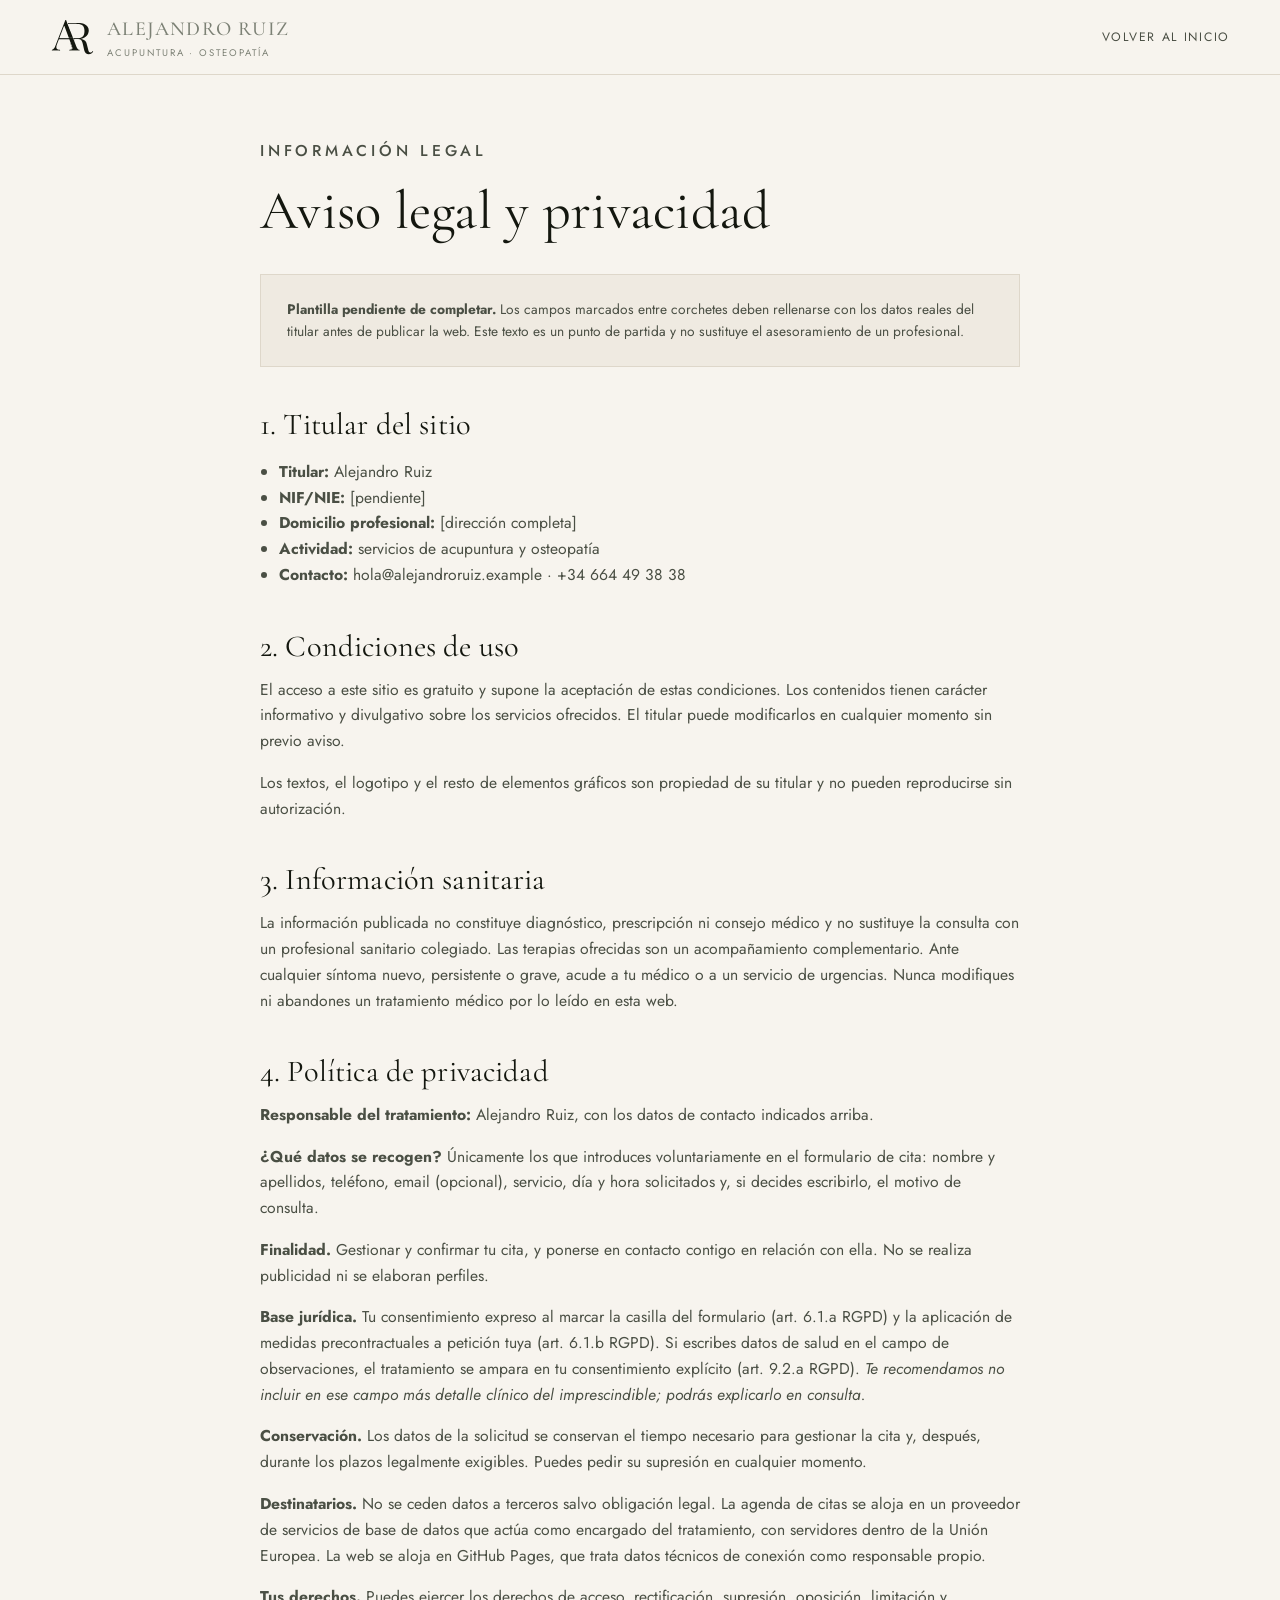
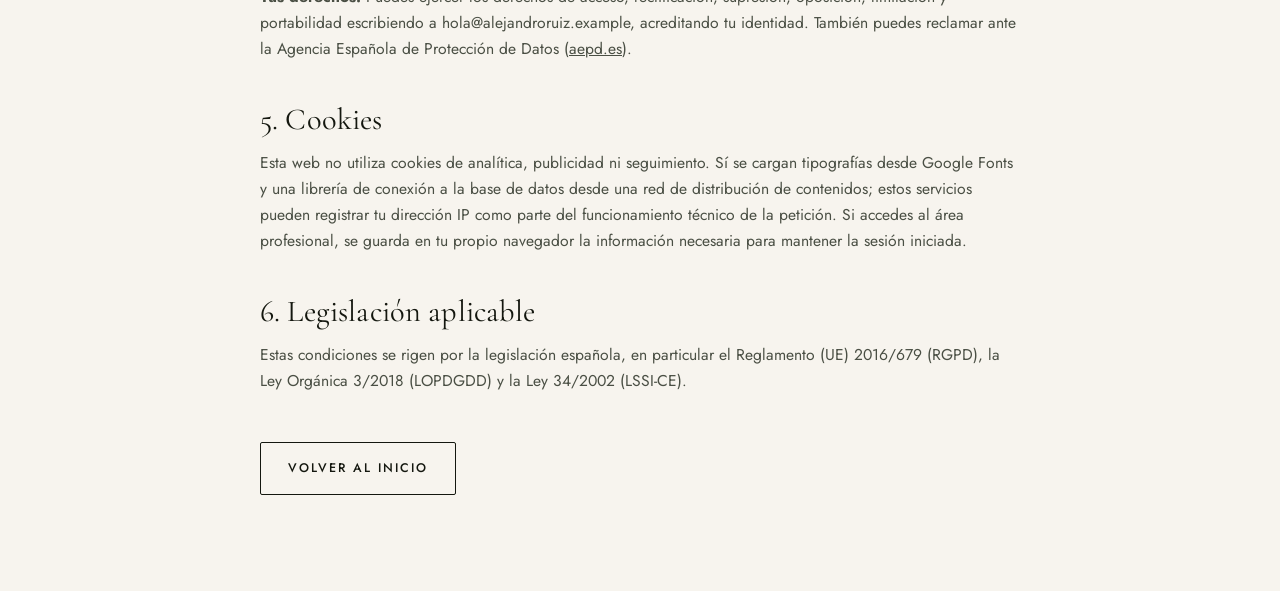
<file: legal.html>
<!doctype html>
<html lang="es">
<head>
<meta charset="utf-8">
<meta name="viewport" content="width=device-width, initial-scale=1">
<title>Aviso legal y privacidad · Alejandro Ruiz</title>
<meta name="robots" content="noindex">
<link rel="icon" href="assets/monograma-blanco.svg">
<link rel="preconnect" href="https://fonts.googleapis.com">
<link rel="preconnect" href="https://fonts.gstatic.com" crossorigin>
<link href="https://fonts.googleapis.com/css2?family=Cormorant+Garamond:wght@300;400;500&family=Jost:wght@300;400;500&display=swap" rel="stylesheet">
<link rel="stylesheet" href="css/styles.css">
</head>
<body>

<header class="hdr is-stuck">
  <div class="wrap hdr__in">
    <a class="brand" href="index.html">
      <img src="assets/monograma-crema.svg" alt="">
      <span><b>Alejandro Ruiz</b><span>Acupuntura · Osteopatía</span></span>
    </a>
    <nav class="nav nav--plain"><a href="index.html">Volver al inicio</a></nav>
  </div>
</header>

<main class="doc">
  <div class="wrap">
    <p class="eyebrow">Información legal</p>
    <h1 style="font-size:clamp(2.2rem,5vw,3.4rem)">Aviso legal y privacidad</h1>

    <div class="disclaimer" style="margin:2rem 0">
      <strong>Plantilla pendiente de completar.</strong> Los campos marcados entre corchetes
      deben rellenarse con los datos reales del titular antes de publicar la web.
      Este texto es un punto de partida y no sustituye el asesoramiento de un profesional.
    </div>

    <h2>1. Titular del sitio</h2>
    <ul>
      <li><strong>Titular:</strong> Alejandro Ruiz</li>
      <li><strong>NIF/NIE:</strong> [pendiente]</li>
      <li><strong>Domicilio profesional:</strong> [dirección completa]</li>
      <li><strong>Actividad:</strong> servicios de acupuntura y osteopatía</li>
      <li><strong>Contacto:</strong> <span data-site="email"></span> · <span data-site="telefono"></span></li>
    </ul>

    <h2>2. Condiciones de uso</h2>
    <p>
      El acceso a este sitio es gratuito y supone la aceptación de estas condiciones.
      Los contenidos tienen carácter informativo y divulgativo sobre los servicios ofrecidos.
      El titular puede modificarlos en cualquier momento sin previo aviso.
    </p>
    <p>
      Los textos, el logotipo y el resto de elementos gráficos son propiedad de su titular
      y no pueden reproducirse sin autorización.
    </p>

    <h2>3. Información sanitaria</h2>
    <p>
      La información publicada no constituye diagnóstico, prescripción ni consejo médico y
      no sustituye la consulta con un profesional sanitario colegiado. Las terapias ofrecidas
      son un acompañamiento complementario. Ante cualquier síntoma nuevo, persistente o grave,
      acude a tu médico o a un servicio de urgencias. Nunca modifiques ni abandones un
      tratamiento médico por lo leído en esta web.
    </p>

    <h2 id="privacidad">4. Política de privacidad</h2>
    <p><strong>Responsable del tratamiento:</strong> Alejandro Ruiz, con los datos de contacto indicados arriba.</p>

    <p><strong>¿Qué datos se recogen?</strong> Únicamente los que introduces voluntariamente
    en el formulario de cita: nombre y apellidos, teléfono, email (opcional), servicio,
    día y hora solicitados y, si decides escribirlo, el motivo de consulta.</p>

    <p><strong>Finalidad.</strong> Gestionar y confirmar tu cita, y ponerse en contacto contigo
    en relación con ella. No se realiza publicidad ni se elaboran perfiles.</p>

    <p><strong>Base jurídica.</strong> Tu consentimiento expreso al marcar la casilla del formulario
    (art. 6.1.a RGPD) y la aplicación de medidas precontractuales a petición tuya (art. 6.1.b RGPD).
    Si escribes datos de salud en el campo de observaciones, el tratamiento se ampara en tu
    consentimiento explícito (art. 9.2.a RGPD). <em>Te recomendamos no incluir en ese campo más
    detalle clínico del imprescindible; podrás explicarlo en consulta.</em></p>

    <p><strong>Conservación.</strong> Los datos de la solicitud se conservan el tiempo necesario
    para gestionar la cita y, después, durante los plazos legalmente exigibles. Puedes pedir
    su supresión en cualquier momento.</p>

    <p><strong>Destinatarios.</strong> No se ceden datos a terceros salvo obligación legal.
    La agenda de citas se aloja en un proveedor de servicios de base de datos que actúa como
    encargado del tratamiento, con servidores dentro de la Unión Europea. La web se aloja en
    GitHub Pages, que trata datos técnicos de conexión como responsable propio.</p>

    <p><strong>Tus derechos.</strong> Puedes ejercer los derechos de acceso, rectificación,
    supresión, oposición, limitación y portabilidad escribiendo a
    <span data-site="email"></span>, acreditando tu identidad. También puedes reclamar ante la
    Agencia Española de Protección de Datos (<a href="https://www.aepd.es" target="_blank" rel="noopener">aepd.es</a>).</p>

    <h2>5. Cookies</h2>
    <p>
      Esta web no utiliza cookies de analítica, publicidad ni seguimiento. Sí se cargan
      tipografías desde Google Fonts y una librería de conexión a la base de datos desde una
      red de distribución de contenidos; estos servicios pueden registrar tu dirección IP como
      parte del funcionamiento técnico de la petición.
      Si accedes al área profesional, se guarda en tu propio navegador la información necesaria
      para mantener la sesión iniciada.
    </p>

    <h2>6. Legislación aplicable</h2>
    <p>
      Estas condiciones se rigen por la legislación española, en particular el Reglamento (UE)
      2016/679 (RGPD), la Ley Orgánica 3/2018 (LOPDGDD) y la Ley 34/2002 (LSSI-CE).
    </p>

    <p style="margin-top:3rem"><a class="btn btn--ghost" href="index.html">Volver al inicio</a></p>
  </div>
</main>

<script src="js/config.js"></script>
<script>
  const S = window.SITE;
  document.querySelectorAll('[data-site]').forEach(el => {
    if (el.dataset.site === 'email')    el.textContent = S.email;
    if (el.dataset.site === 'telefono') el.textContent = S.telefono;
  });
</script>
</body>
</html>
</file>
<file: css/styles.css>
/* ===========================================================
   Alejandro Ruiz — Acupuntura y Osteopatía
   Paleta: hueso / tinta / salvia / arcilla
   =========================================================== */

:root{
  --bone:      #F7F4EE;
  --bone-2:    #EFEAE1;
  --paper:     #FFFFFF;
  --ink:       #14170F;
  --ink-soft:  #4A4F44;
  --ink-mute:  #7C8175;
  --line:      #DED7CA;
  --sage:      #5C7060;
  --sage-deep: #3B4A3E;
  --clay:      #B26A4B;
  --radius:    2px;
  --maxw:      1180px;
  --ease:      cubic-bezier(.22,.61,.36,1);
  --hdr-h:     74px;
  --gutter:    1.3rem;
  --tap:       48px;      /* altura mínima táctil */
}

*,*::before,*::after{ box-sizing:border-box; }
html{
  scroll-behavior:smooth;
  scroll-padding-top:calc(var(--hdr-h) + 10px);
  -webkit-text-size-adjust:100%;   /* iOS no reescala al girar */
}
body{
  margin:0;
  background:var(--bone);
  color:var(--ink);
  font-family:"Jost","Helvetica Neue",Arial,sans-serif;
  font-size:16.5px;
  line-height:1.65;
  -webkit-font-smoothing:antialiased;
  overflow-x:hidden;               /* ningún desbordamiento lateral */
  -webkit-tap-highlight-color:rgba(92,112,96,.18);
}
body.no-scroll{ overflow:hidden; }
/* Áreas seguras del iPhone (notch / barra inferior) */
@supports (padding:max(0px)){
  .wrap{ padding-left:max(0px, env(safe-area-inset-left)); padding-right:max(0px, env(safe-area-inset-right)); }
}
img,svg{ max-width:100%; display:block; }
a{ color:inherit; }
[hidden]{ display:none !important; }   /* gana a .btn{display:inline-flex} */

h1,h2,h3,.serif{
  font-family:"Cormorant Garamond",Georgia,"Times New Roman",serif;
  font-weight:400;
  letter-spacing:.005em;
  line-height:1.12;
  margin:0;
  overflow-wrap:break-word;   /* ninguna palabra larga rompe el ancho */
}
h1{ font-size:clamp(2.6rem,6.2vw,4.6rem); }
h2{ font-size:clamp(2rem,4vw,3rem); }
h3{ font-size:1.35rem; }
p{ margin:0 0 1em; }

.wrap{ width:min(100% - (var(--gutter) * 2), var(--maxw)); margin-inline:auto; }
.eyebrow{
  font-size:.72rem; letter-spacing:.24em; text-transform:uppercase;
  color:var(--sage); margin:0 0 1.1rem; font-weight:500;
}
.lead{ font-size:1.08rem; color:var(--ink-soft); max-width:56ch; }
.muted{ color:var(--ink-mute); }
section{ padding:clamp(4.5rem,9vw,7.5rem) 0; }
.section-head{ max-width:62ch; margin-bottom:3rem; }
h1 + .lead, h2 + .lead{ margin-top:1.1rem; }
.rule{ height:1px; background:var(--line); border:0; margin:0; }

/* ---------- Botones ---------- */
.btn{
  display:inline-flex; align-items:center; justify-content:center; gap:.55rem;
  padding:.95rem 1.7rem; border:1px solid var(--ink); border-radius:var(--radius);
  background:var(--ink); color:var(--bone);
  font-size:.78rem; letter-spacing:.16em; text-transform:uppercase; font-weight:500;
  text-decoration:none; cursor:pointer;
  transition:background .3s var(--ease), color .3s var(--ease), transform .3s var(--ease);
}
.btn:hover{ background:var(--sage-deep); border-color:var(--sage-deep); transform:translateY(-2px); }
.btn--ghost{ background:transparent; color:var(--ink); }
.btn--ghost:hover{ background:var(--ink); color:var(--bone); }
.btn--wa{ background:var(--sage); border-color:var(--sage); color:#fff; }
.btn--wa:hover{ background:var(--sage-deep); border-color:var(--sage-deep); }
.btn[disabled]{ opacity:.5; pointer-events:none; }

/* ---------- Header ---------- */
.hdr{
  position:fixed; inset:0 0 auto 0; z-index:60;
  background:rgba(247,244,238,.86); backdrop-filter:blur(12px);
  border-bottom:1px solid transparent;
  transition:border-color .3s var(--ease), background .3s var(--ease);
}
.hdr.is-stuck{ border-bottom-color:var(--line); }
.hdr__in{ display:flex; align-items:center; justify-content:space-between; gap:1.5rem; height:var(--hdr-h); }
.brand{ display:flex; align-items:center; gap:.75rem; text-decoration:none; }
.brand img{ height:38px; width:auto; }
.brand b{ font-family:"Cormorant Garamond",serif; font-size:1.25rem; font-weight:500; letter-spacing:.06em; }
.brand span{ display:block; font-size:.6rem; letter-spacing:.2em; text-transform:uppercase; color:var(--ink-mute); }
.nav{ display:flex; align-items:center; gap:2rem; }
.nav a{
  font-size:.76rem; letter-spacing:.14em; text-transform:uppercase;
  text-decoration:none; color:var(--ink-soft); position:relative; padding:.25rem 0;
}
.nav a::after{
  content:""; position:absolute; left:0; bottom:0; height:1px; width:0;
  background:var(--sage); transition:width .3s var(--ease);
}
.nav a:hover::after{ width:100%; }
.nav .btn{ padding:.7rem 1.3rem; }
.nav .btn::after{ display:none; }
.burger{ display:none; background:none; border:0; padding:.5rem; cursor:pointer; }
.burger span{ display:block; width:24px; height:1.5px; background:var(--ink); margin:5px 0; transition:.3s var(--ease); }
.burger.is-open span:nth-child(1){ transform:translateY(6.5px) rotate(45deg); }
.burger.is-open span:nth-child(2){ opacity:0; }
.burger.is-open span:nth-child(3){ transform:translateY(-6.5px) rotate(-45deg); }

/* ---------- Hero ---------- */
.hero{ padding:calc(var(--hdr-h) + 4rem) 0 0; position:relative; overflow:hidden; }
.hero__grid{ display:grid; grid-template-columns:1.05fr .95fr; gap:clamp(2rem,5vw,5rem); align-items:center; }
.hero h1 em{ font-style:italic; color:var(--sage-deep); }
.hero .lead{ margin-top:1.6rem; }
.hero__cta{ display:flex; flex-wrap:wrap; gap:.9rem; margin-top:2.4rem; }
.hero__meta{
  display:flex; flex-wrap:wrap; gap:2rem; margin-top:3.2rem;
  padding-top:1.8rem; border-top:1px solid var(--line);
}
.hero__meta div strong{ display:block; font-family:"Cormorant Garamond",serif; font-size:2rem; line-height:1; }
.hero__meta div span{ font-size:.72rem; letter-spacing:.16em; text-transform:uppercase; color:var(--ink-mute); }
.hero__art{ position:relative; }
.hero__art .frame{
  aspect-ratio:4/5; background:var(--paper); border:1px solid var(--line);
  display:grid; place-items:center; padding:12%;
  box-shadow:0 40px 80px -50px rgba(20,23,15,.45);
}
.hero__art .frame img{ width:100%; }
.hero__art .tag{
  position:absolute; left:-1.5rem; bottom:2.5rem; background:var(--sage-deep); color:var(--bone);
  padding:1rem 1.4rem; max-width:230px;
  font-size:.8rem; line-height:1.45;
}
.hero__art .tag b{ font-family:"Cormorant Garamond",serif; font-size:1.15rem; display:block; }

/* ---------- Marquee de motivos ---------- */
.marquee{ border-block:1px solid var(--line); background:var(--bone-2); overflow:hidden; padding:1.1rem 0; }
.marquee__track{ display:flex; gap:3rem; width:max-content; animation:slide 42s linear infinite; }
.marquee span{
  font-size:.78rem; letter-spacing:.18em; text-transform:uppercase; color:var(--ink-soft);
  white-space:nowrap; display:flex; align-items:center; gap:3rem;
}
.marquee span::after{ content:"◆"; color:var(--clay); font-size:.5rem; }
@keyframes slide{ to{ transform:translateX(-50%); } }
@media (prefers-reduced-motion:reduce){ .marquee__track{ animation:none; } }

/* ---------- Servicios ---------- */
.grid-serv{ display:grid; grid-template-columns:repeat(auto-fill,minmax(320px,1fr)); gap:1px; background:var(--line); border:1px solid var(--line); }
.card{
  background:var(--bone); padding:2.4rem 2rem; display:flex; flex-direction:column; gap:.9rem;
  transition:background .35s var(--ease);
}
.card:hover{ background:var(--paper); }
.card__top{ display:flex; align-items:baseline; justify-content:space-between; gap:1rem; }
.card__price{ font-family:"Cormorant Garamond",serif; font-size:1.5rem; color:var(--sage-deep); white-space:nowrap; }
.card__dur{ font-size:.7rem; letter-spacing:.18em; text-transform:uppercase; color:var(--ink-mute); }
.card p{ color:var(--ink-soft); font-size:.95rem; margin:0; }
.card ul{ margin:.2rem 0 0; padding:0; list-style:none; display:grid; gap:.45rem; }
.card li{ font-size:.88rem; color:var(--ink-mute); padding-left:1.1rem; position:relative; }
.card li::before{ content:""; position:absolute; left:0; top:.62em; width:5px; height:5px; background:var(--clay); border-radius:50%; }
.card__link{
  margin-top:auto; padding-top:1rem; font-size:.72rem; letter-spacing:.16em;
  text-transform:uppercase; color:var(--sage-deep); text-decoration:none;
}
.card__link:hover{ color:var(--clay); }

/* ---------- Método ---------- */
.metodo{ background:var(--sage-deep); color:var(--bone); }
.metodo .eyebrow{ color:#B9C7B4; }
.metodo .lead{ color:#D7DED2; }
.steps{ display:grid; grid-template-columns:repeat(auto-fit,minmax(230px,1fr)); gap:2.5rem; margin-top:3.5rem; }
.step{ border-top:1px solid rgba(247,244,238,.28); padding-top:1.3rem; }
.step b{ display:block; font-family:"Cormorant Garamond",serif; font-size:2.4rem; line-height:1; color:#96A98F; }
.step h3{ margin:.7rem 0 .5rem; }
.step p{ color:#CBD3C6; font-size:.93rem; margin:0; }

/* ---------- Sobre mí ---------- */
.about__grid{ display:grid; grid-template-columns:.85fr 1.15fr; gap:clamp(2rem,6vw,5rem); align-items:center; }
.about__card{ background:var(--paper); border:1px solid var(--line); padding:3rem 2.4rem; text-align:center; }
.about__card img{ width:150px; margin:0 auto 1.6rem; }
.about__card .name{ font-family:"Cormorant Garamond",serif; font-size:1.7rem; }
.about__card .role{ font-size:.72rem; letter-spacing:.18em; text-transform:uppercase; color:var(--ink-mute); margin-top:.3rem; }
.creds{ list-style:none; padding:0; margin:2rem 0 0; display:grid; gap:.9rem; }
.creds li{ display:flex; gap:.9rem; align-items:flex-start; font-size:.95rem; color:var(--ink-soft); }
.creds li::before{ content:"—"; color:var(--clay); }

/* ---------- Testimonios ---------- */
.quotes{ display:grid; grid-template-columns:repeat(auto-fit,minmax(280px,1fr)); gap:2rem; }
.quote{ background:var(--paper); border:1px solid var(--line); padding:2.2rem 2rem; }
.quote p{ font-family:"Cormorant Garamond",serif; font-size:1.25rem; line-height:1.45; font-style:italic; }
.quote cite{ font-size:.72rem; letter-spacing:.16em; text-transform:uppercase; color:var(--ink-mute); font-style:normal; }

/* ---------- Reserva ---------- */
.reserva{ background:var(--bone-2); }
.reserva__grid{ display:grid; grid-template-columns:1fr 1.25fr; gap:clamp(2rem,5vw,4.5rem); align-items:start; }
.info-list{ list-style:none; padding:0; margin:2rem 0 0; display:grid; gap:1.4rem; }
.info-list li{ display:grid; gap:.2rem; }
.info-list .k{ font-size:.7rem; letter-spacing:.18em; text-transform:uppercase; color:var(--ink-mute); }
.info-list .v{ font-size:1.02rem; }
.info-list a{ text-decoration:none; border-bottom:1px solid var(--line); }
.info-list a:hover{ border-color:var(--sage); }

.form{ background:var(--paper); border:1px solid var(--line); padding:clamp(1.6rem,3vw,2.6rem); }
.form__row{ display:grid; grid-template-columns:1fr 1fr; gap:1.1rem; }
.field{ display:grid; gap:.4rem; margin-bottom:1.1rem; }
.field label{ font-size:.7rem; letter-spacing:.16em; text-transform:uppercase; color:var(--ink-mute); }
.field input,.field select,.field textarea{
  font-family:inherit; font-size:.98rem; color:var(--ink);
  background:var(--bone); border:1px solid var(--line); border-radius:var(--radius);
  padding:.8rem .9rem; width:100%;
  transition:border-color .25s var(--ease), background .25s var(--ease);
}
.field input:focus,.field select:focus,.field textarea:focus{
  outline:none; border-color:var(--sage); background:var(--paper);
}
.field textarea{ resize:vertical; min-height:88px; }

.slots{ display:flex; flex-wrap:wrap; gap:.5rem; }
.slot{
  border:1px solid var(--line); background:var(--bone); border-radius:var(--radius);
  padding:.55rem .95rem; font-family:inherit; font-size:.9rem; cursor:pointer;
  transition:.2s var(--ease);
}
.slot:hover:not(:disabled){ border-color:var(--sage); }
.slot.is-on{ background:var(--ink); color:var(--bone); border-color:var(--ink); }
.slot:disabled{ opacity:.32; cursor:not-allowed; text-decoration:line-through; }
.slots__empty{ font-size:.9rem; color:var(--ink-mute); grid-column:1 / -1; flex:1 0 100%; }

.consent{ display:flex; gap:.7rem; align-items:flex-start; font-size:.82rem; color:var(--ink-mute); line-height:1.5; }
.consent input{ width:16px; height:16px; margin-top:.2rem; flex:none; accent-color:var(--sage-deep); }
.consent a{ color:var(--sage-deep); }

.form__actions{ display:flex; flex-wrap:wrap; gap:.8rem; margin-top:1.4rem; }
.msg{ margin-top:1.1rem; padding:.9rem 1.1rem; border-radius:var(--radius); font-size:.9rem; display:none; }
.msg.is-ok{ display:block; background:#E7EEE6; color:var(--sage-deep); border:1px solid #C4D3C0; }
.msg.is-err{ display:block; background:#F6E7E1; color:#8C4526; border:1px solid #E4C7BB; }
.msg.is-info{ display:block; background:var(--bone-2); color:var(--ink-soft); border:1px solid var(--line); }

/* ---------- FAQ ---------- */
.faq{ border-top:1px solid var(--line); }
.faq details{ border-bottom:1px solid var(--line); padding:1.4rem 0; }
.faq summary{
  cursor:pointer; list-style:none; display:flex; justify-content:space-between; gap:2rem;
  font-family:"Cormorant Garamond",serif; font-size:1.35rem;
}
.faq summary::-webkit-details-marker{ display:none; }
.faq summary::after{ content:"+"; color:var(--clay); font-size:1.4rem; line-height:1; }
.faq details[open] summary::after{ content:"–"; }
.faq details p{ margin:.9rem 0 0; color:var(--ink-soft); max-width:70ch; font-size:.96rem; }

/* ---------- Footer ---------- */
.ftr{ background:var(--ink); color:#BDC2B6; padding:4rem 0 2rem; font-size:.9rem; }
.ftr__grid{ display:grid; grid-template-columns:1.4fr 1fr 1fr; gap:2.5rem; }
.ftr h4{ font-size:.72rem; letter-spacing:.18em; text-transform:uppercase; color:var(--bone); margin:0 0 1rem; font-weight:500; }
.ftr a{ color:#BDC2B6; text-decoration:none; }
.ftr a:hover{ color:var(--bone); }
.ftr ul{ list-style:none; padding:0; margin:0; display:grid; gap:.55rem; }
.ftr__logo{ height:56px; width:auto; margin-bottom:1.2rem; }
.ftr__bottom{
  margin-top:3rem; padding-top:1.5rem; border-top:1px solid rgba(247,244,238,.16);
  display:flex; flex-wrap:wrap; gap:1rem; justify-content:space-between; font-size:.78rem; color:#8B9084;
}

/* ---------- Aviso sanitario ---------- */
.disclaimer{ background:var(--bone-2); border:1px solid var(--line); padding:1.4rem 1.6rem; font-size:.86rem; color:var(--ink-soft); }

/* ---------- WhatsApp flotante ---------- */
.fab{
  position:fixed; right:1.4rem; bottom:1.4rem; z-index:50;
  width:54px; height:54px; border-radius:50%; background:var(--sage-deep); color:#fff;
  display:grid; place-items:center; text-decoration:none;
  box-shadow:0 14px 30px -12px rgba(20,23,15,.6); transition:.3s var(--ease);
}
.fab:hover{ transform:scale(1.07); background:var(--sage); }

/* ---------- Reveal ---------- */
.rv{ opacity:0; transform:translateY(22px); transition:opacity .7s var(--ease), transform .7s var(--ease); }
.rv.is-in{ opacity:1; transform:none; }
@media (prefers-reduced-motion:reduce){ .rv{ opacity:1; transform:none; } }

/* ---------- Páginas de texto ---------- */
.doc{ padding:calc(var(--hdr-h) + 4rem) 0 5rem; }
.doc .wrap{ max-width:760px; }
.doc h2{ margin:2.6rem 0 .8rem; font-size:1.9rem; }
.doc p,.doc li{ color:var(--ink-soft); font-size:.98rem; }
.doc ul{ padding-left:1.2rem; }

/* ---------- Agenda (privada) ---------- */
.agenda{ padding:calc(var(--hdr-h) + 3rem) 0 5rem; }
.panel{ background:var(--paper); border:1px solid var(--line); padding:2rem; }
.login{ max-width:420px; margin:0 auto; }
.toolbar{ display:flex; flex-wrap:wrap; gap:.7rem; align-items:center; justify-content:space-between; margin-bottom:1.5rem; }
.chips{ display:flex; gap:.4rem; flex-wrap:wrap; }
.chip{ border:1px solid var(--line); background:var(--bone); padding:.45rem .9rem; font:inherit; font-size:.8rem; cursor:pointer; border-radius:var(--radius); }
.chip.is-on{ background:var(--ink); color:var(--bone); border-color:var(--ink); }
.tbl{ width:100%; border-collapse:collapse; font-size:.92rem; }
.tbl th{ text-align:left; font-size:.68rem; letter-spacing:.16em; text-transform:uppercase; color:var(--ink-mute); font-weight:500; padding:.7rem .6rem; border-bottom:1px solid var(--line); }
.tbl td{ padding:.85rem .6rem; border-bottom:1px solid var(--line); vertical-align:top; }
.tbl tr:hover td{ background:var(--bone); }
.badge{ display:inline-block; font-size:.68rem; letter-spacing:.12em; text-transform:uppercase; padding:.25rem .6rem; border-radius:999px; }
.badge.pendiente{ background:#F6EEDF; color:#8A6516; }
.badge.confirmada{ background:#E7EEE6; color:#3B4A3E; }
.badge.cancelada{ background:#F1EFEC; color:#8B8B84; text-decoration:line-through; }
.mini{ font-size:.72rem; padding:.35rem .7rem; letter-spacing:.1em; }
.tbl__scroll{ overflow-x:auto; }

/* ===========================================================
   BARRA DE ACCIÓN MÓVIL (solo teléfonos)
   =========================================================== */
.actionbar{
  display:none;
  position:fixed; left:0; right:0; bottom:0; z-index:55;
  background:rgba(247,244,238,.94); backdrop-filter:blur(14px);
  border-top:1px solid var(--line);
  padding:.55rem var(--gutter) calc(.55rem + env(safe-area-inset-bottom,0px));
  gap:.5rem;
}
.actionbar a{
  flex:1; display:flex; flex-direction:column; align-items:center; justify-content:center;
  gap:.22rem; min-height:var(--tap); text-decoration:none; border-radius:var(--radius);
  font-size:.64rem; letter-spacing:.14em; text-transform:uppercase; font-weight:500;
  color:var(--ink-soft); border:1px solid var(--line); background:var(--paper);
}
.actionbar a svg{ width:19px; height:19px; }
.actionbar a.is-primary{ background:var(--ink); border-color:var(--ink); color:var(--bone); flex:1.35; }
.actionbar a.is-wa{ background:var(--sage-deep); border-color:var(--sage-deep); color:#fff; }
.actionbar a:active{ transform:scale(.97); }

/* ===========================================================
   RESPONSIVE
   =========================================================== */

/* --- Tablet --- */
@media (max-width:1000px){
  .hero__grid,.about__grid,.reserva__grid{ grid-template-columns:1fr; }
  .hero__art{ order:-1; max-width:340px; margin-inline:auto; }
  .hero__art .tag{ left:auto; right:-.5rem; }
  .ftr__grid{ grid-template-columns:1fr 1fr; }
  .grid-serv{ grid-template-columns:repeat(auto-fill,minmax(280px,1fr)); }
}

/* --- Móvil --- */
@media (max-width:760px){
  :root{ --hdr-h:64px; --gutter:1.15rem; }
  body{ font-size:16px; }

  /* Deja hueco para la barra de acción inferior */
  main{ padding-bottom:calc(var(--tap) + 1.6rem); }
  .ftr{ padding-bottom:calc(4rem + var(--tap)); }
  .actionbar{ display:flex; }
  .fab{ display:none; }              /* la sustituye la barra */

  section{ padding:3.6rem 0; }
  .section-head{ margin-bottom:2rem; }
  h1{ font-size:clamp(2.3rem,10.5vw,3.2rem); }
  h2{ font-size:clamp(1.75rem,7.4vw,2.3rem); }
  h3{ font-size:1.2rem; }
  h1 br{ display:none; }             /* deja fluir el título */
  .lead{ font-size:1rem; }
  .eyebrow{ font-size:.66rem; margin-bottom:.8rem; }

  /* Cabecera y menú */
  .burger{ display:block; margin-right:-.5rem; }
  .brand img{ height:32px; }
  .brand b{ font-size:1.08rem; }
  .brand span{ font-size:.55rem; letter-spacing:.16em; }
  .nav{
    position:fixed; inset:var(--hdr-h) 0 auto 0; background:var(--bone);
    flex-direction:column; align-items:stretch; gap:0;
    padding:.5rem var(--gutter) calc(1.6rem + env(safe-area-inset-bottom,0px));
    border-bottom:1px solid var(--line); transform:translateY(-115%);
    transition:transform .38s var(--ease); box-shadow:0 24px 40px -28px rgba(0,0,0,.45);
    max-height:calc(100dvh - var(--hdr-h)); overflow-y:auto;
  }
  .nav.is-open{ transform:none; }

  /* Páginas sin menú hamburguesa (agenda, legal): nav siempre visible */
  .nav.nav--plain{
    position:static; transform:none; flex-direction:row; align-items:center;
    gap:.9rem; padding:0; background:none; border:0; box-shadow:none;
    max-height:none; overflow:visible;
  }
  .nav.nav--plain a{
    font-family:inherit; font-size:.7rem; letter-spacing:.1em;
    text-transform:uppercase; padding:.4rem 0; border:0; white-space:nowrap;
  }
  .nav.nav--plain .btn{ white-space:nowrap; }
  .nav.nav--plain .btn{ margin:0; min-height:38px; padding:.5rem .9rem; font-size:.68rem; }

  .nav a{
    font-size:1.05rem; letter-spacing:.04em; text-transform:none;
    font-family:"Cormorant Garamond",serif;
    padding:.95rem .2rem; border-bottom:1px solid var(--line);
  }
  .nav a::after{ display:none; }
  .nav .btn{
    text-transform:uppercase; font-family:inherit; font-size:.78rem;
    letter-spacing:.16em; margin-top:1.1rem; border-bottom:0;
    min-height:var(--tap); padding:.9rem 1.3rem;
  }

  /* Hero */
  .hero{ padding-top:calc(var(--hdr-h) + 2.2rem); }
  .hero__art{ max-width:min(74vw,300px); }
  .hero__art .frame{ aspect-ratio:1/1; padding:9%; box-shadow:0 24px 44px -34px rgba(20,23,15,.5); }
  .hero__art .tag{
    position:static; max-width:none; margin-top:.9rem;
    padding:.85rem 1.1rem; font-size:.82rem; text-align:left;
  }
  .hero .lead{ margin-top:1.2rem; }
  .hero__cta{ margin-top:1.8rem; gap:.7rem; }
  .hero__cta .btn{ flex:1 1 100%; min-height:var(--tap); }
  .hero__meta{
    display:grid; grid-template-columns:repeat(3,1fr); gap:.9rem;
    margin-top:2.2rem; padding-top:1.4rem;
  }
  .hero__meta div strong{ font-size:1.6rem; }
  .hero__meta div span{ font-size:.6rem; letter-spacing:.1em; line-height:1.3; display:block; }

  /* Marquee un poco más contenido */
  .marquee{ padding:.85rem 0; }
  .marquee__track{ gap:2rem; animation-duration:30s; }
  .marquee span{ font-size:.68rem; gap:2rem; }

  /* Servicios: una columna, tarjetas compactas */
  .grid-serv{ grid-template-columns:1fr; }
  .card{ padding:1.7rem 1.3rem; gap:.75rem; }
  .card__top{ align-items:flex-start; }
  .card__price{ font-size:1.35rem; }
  .card__link{ min-height:var(--tap); display:flex; align-items:center; }

  /* Método */
  .steps{ grid-template-columns:1fr; gap:1.6rem; margin-top:2.4rem; }
  .step b{ font-size:2rem; }

  /* Sobre mí */
  .about__card{ padding:2.2rem 1.4rem; }
  .about__card img{ width:110px; margin-bottom:1.1rem; }
  .creds li{ font-size:.92rem; }

  /* Testimonios: carrusel deslizante en lugar de columnas */
  .quotes{
    display:grid; grid-auto-flow:column; grid-auto-columns:82%;
    gap:.9rem; overflow-x:auto; scroll-snap-type:x mandatory;
    padding-bottom:.6rem; margin-inline:calc(var(--gutter) * -1);
    padding-inline:var(--gutter);
    scrollbar-width:none;
  }
  .quotes::-webkit-scrollbar{ display:none; }
  .quote{ scroll-snap-align:center; padding:1.6rem 1.3rem; }
  .quote p{ font-size:1.12rem; }

  /* Formulario */
  .form{ padding:1.4rem 1.2rem; }
  .form__row{ grid-template-columns:1fr; gap:0; }
  .field{ margin-bottom:1rem; }
  .field input,.field select,.field textarea{
    font-size:16px;              /* impide el zoom automático de iOS */
    padding:.85rem .9rem; min-height:var(--tap);
  }
  .field textarea{ min-height:96px; }
  .slots{ display:grid; grid-template-columns:repeat(auto-fill,minmax(88px,1fr)); gap:.5rem; }
  .slot{ min-height:var(--tap); font-size:.95rem; padding:.5rem; }
  .form__actions{ flex-direction:column; gap:.6rem; }
  .form__actions .btn{ width:100%; min-height:var(--tap); }
  .info-list{ gap:1.1rem; }
  .info-list a{ display:inline-block; padding:.15rem 0; }
  .consent{ font-size:.84rem; }
  .consent input{ width:20px; height:20px; }

  /* FAQ: objetivos táctiles amplios */
  .faq summary{ font-size:1.15rem; gap:1rem; padding:.35rem 0; }
  .faq details{ padding:1rem 0; }
  .faq details p{ font-size:.93rem; }
  .disclaimer{ padding:1.1rem 1.2rem; font-size:.84rem; }

  /* Footer */
  .ftr__grid{ grid-template-columns:1fr; gap:2rem; }
  .ftr ul li a{ display:inline-block; padding:.3rem 0; }
  .ftr__bottom{ flex-direction:column; gap:.6rem; margin-top:2.2rem; }

  /* Páginas de texto */
  .doc{ padding-top:calc(var(--hdr-h) + 2.2rem); }
  .doc h2{ font-size:1.5rem; margin-top:2rem; }

  /* --- Agenda: la tabla se convierte en fichas --- */
  .agenda{ padding-top:calc(var(--hdr-h) + 1.8rem); }
  .panel{ padding:1.3rem 1.1rem; }
  .toolbar{ flex-direction:column; align-items:stretch; gap:1rem; }
  .chips{ overflow-x:auto; flex-wrap:nowrap; padding-bottom:.3rem; scrollbar-width:none; }
  .chips::-webkit-scrollbar{ display:none; }
  .chip{ white-space:nowrap; min-height:40px; padding:.5rem 1rem; }
  .tbl thead{ display:none; }
  .tbl,.tbl tbody,.tbl tr,.tbl td{ display:block; width:100%; }
  .tbl tr{
    border:1px solid var(--line); border-radius:var(--radius);
    padding:.9rem 1rem; margin-bottom:.8rem; background:var(--bone);
  }
  .tbl td{ border:0; padding:.28rem 0; }
  .tbl td::before{
    content:attr(data-l); display:block;
    font-size:.62rem; letter-spacing:.16em; text-transform:uppercase; color:var(--ink-mute);
  }
  .tbl td[data-l="Acciones"]{ display:flex; gap:.45rem; margin-top:.7rem; }
  .tbl td[data-l="Acciones"]::before{ display:none; }
  .tbl td[data-l="Acciones"] .chip{ flex:1; }
  .tbl td[data-l="Notas"]{ max-width:none !important; }
}

/* --- Teléfonos pequeños (≤380 px) --- */
@media (max-width:380px){
  :root{ --gutter:1rem; }
  h1{ font-size:2.15rem; }
  .hero__meta{ grid-template-columns:repeat(2,1fr); }
  .hero__meta div:last-child{ grid-column:1 / -1; }
  .brand span:last-child{ display:none; }
  .slots{ grid-template-columns:repeat(3,1fr); }
  .actionbar a{ font-size:.58rem; letter-spacing:.1em; }
}

/* --- Apaisado en móvil: menos aire vertical --- */
@media (max-height:520px) and (orientation:landscape){
  .hero{ padding-top:calc(var(--hdr-h) + 1.4rem); }
  section{ padding:2.6rem 0; }
  .nav{ max-height:calc(100dvh - var(--hdr-h)); }
}

/* --- Dispositivos táctiles: sin efectos hover pegajosos --- */
@media (hover:none){
  .btn:hover{ transform:none; }
  .card:hover{ background:var(--bone); }
  .tbl tr:hover td{ background:transparent; }
  .fab:hover{ transform:none; }
}
</file>
